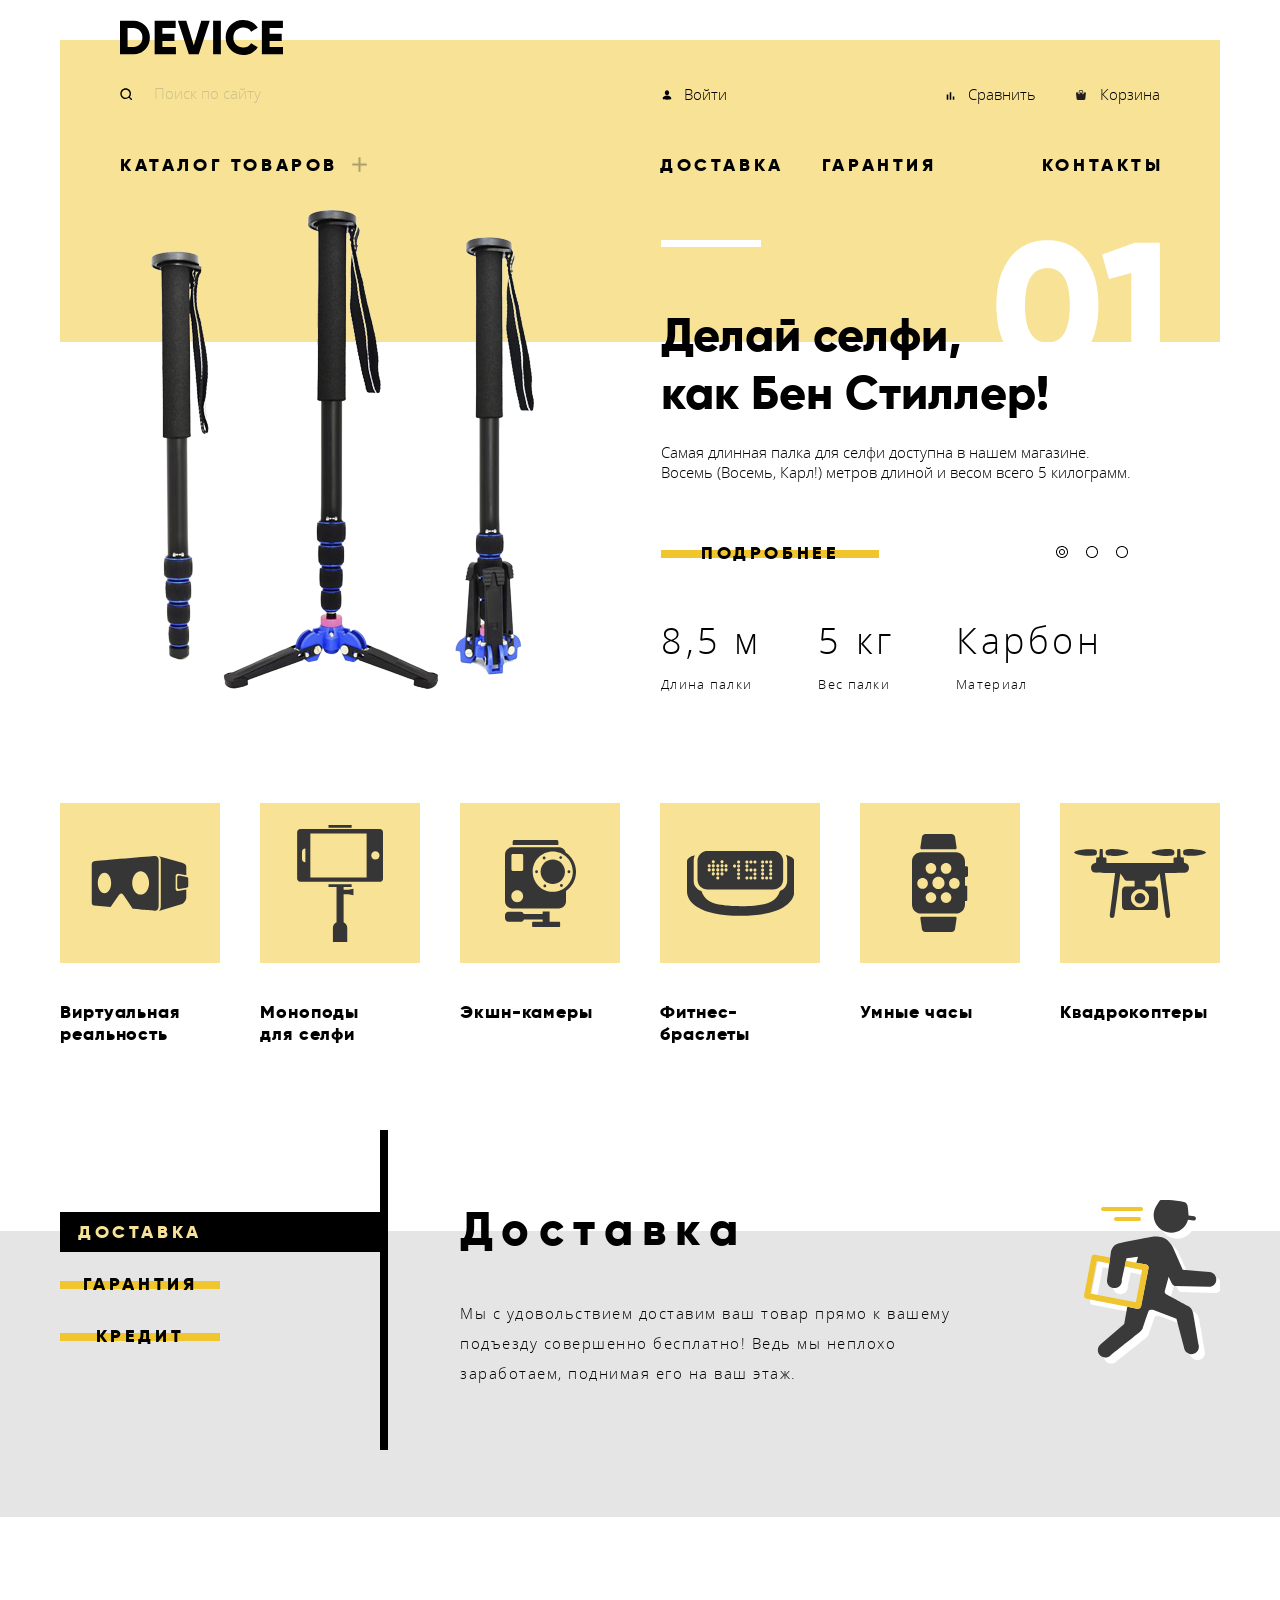
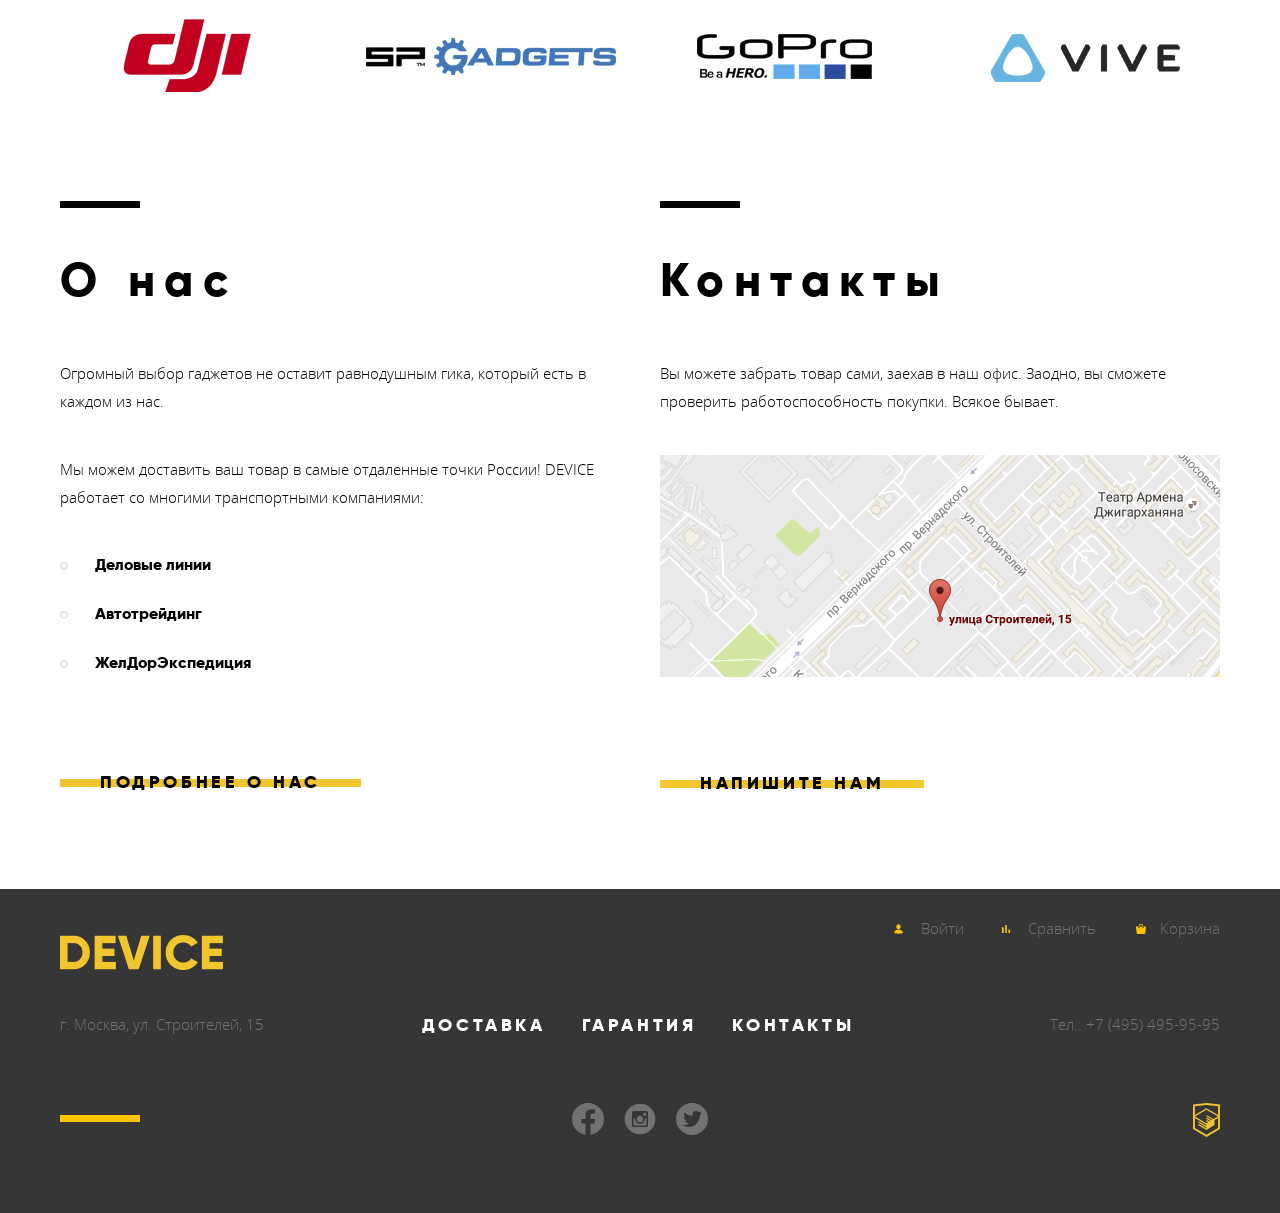
<file: index.html>
<!DOCTYPE html>
<html class="page" lang="ru">
<head>
  <meta charset="utf-8">
  <title>HTML Academy: Девайс</title>
  <link rel="icon" href="favicon.ico?v=4">
  <link rel="preconnect" href="https://fonts.gstatic.com">
  <link href="https://fonts.googleapis.com/css2?family=Roboto&display=swap" rel="stylesheet">
  <link href="css/normalize.css" rel="stylesheet">
  <link href="css/style.min.css" rel="stylesheet">
</head>
<body id="body" class="page-body">
	<header class="main-header">
		<div class="main-logo">
			<a href=""><img alt="Логотип" src="img/logo.svg" width="163" height="35"></a>
		</div>
    <div class="active-block">
      <div class="seach-form-container">
        <form class="seach-form" action="https://echo.htmlacademy.ru/" method="post">
      		<input type="text" id="seach-form" class="seach-form-input" name="seach-form-input" autocomplete="off" placeholder="Поиск по сайту">
          <label for="seach-form"></label>
      		<button class="seach-form-button">Найти</button>
      		<div class="seach-form-line"></div>
      	</form>
      </div>
      <div class="active-block-container">
      	<div class="active-block-elements element-user"><a href=""><img alt="логин" src="img/icon_user_header.svg" width="14" height="14">Войти</a></div>
				<div class="active-block-elements element-compare"><a href=""><img alt="сравнение" src="img/icon_chart_header.svg" width="13" height="14">Сравнить</a></div>
				<div class="active-block-elements element-cart"><a href=""><img alt="корзина" src="img/icon_cart_header.svg" width="10" height="10">Корзина</a></div>
      </div>
    </div>
    <nav class="main-menu">
      <div class="menu-catalog">
      	<a class="main-menu-link" href="catalog.html">каталог товаров</a>
      	<img alt="крест-раскрытие-меню" src="img/cross.png" width="15" height="15">
        <div class="submenu">
          <ul class="submenu-main-list">
            <li><a href="catalog.html">Виртуальная реальность</a></li>
            <li><a href="catalog.html">Моноподы для селфи</a></li>
            <li><a href="catalog.html">Экшн-камеры</a></li>
          </ul>
          <ul class="submenu-main-list">
            <li><a href="catalog.html">Фитнес-браслеты</a></li>
            <li><a href="catalog.html">Умные часы</a></li>
          </ul>
          <ul class="submenu-main-list">
            <li><a href="catalog.html">Квадрокоптер</a></li>
          </ul>
        </div>
      </div>
	    <ul class="main-menu-list">
	      <li class="main-menu-elements"><a class="main-menu-link" href="blank.html">доставка</a></li>
	      <li class="main-menu-elements"><a class="main-menu-link" href="blank.html">гарантия</a></li>    
	      <li class="main-menu-elements"><a class="main-menu-link" href="blank.html">контакты</a></li>   			
	    </ul>
    </nav>
  </header>
  <main class="main">
    <div class="slider-container">
      <div class="slider slide-1" id="slide-1">
        <div class="slider-img">
          <img class="slider-img1" alt="слайд 1" src="img/slide-1.png" width="490" height="486">
        </div>
        <div class="slider-main">
          <div class="slider-main-line"></div>
          <div class="slider-main-number">
            <img alt="цифра 1" src="img/01.png" width="164" height="131">
          </div>
          <h2 class="slider-main-title">Делай селфи,<br>  как Бен Стиллер! </h2>
          <p class="slider-main-text">Самая длинная палка для селфи доступна в нашем магазине.<br>
          Восемь (Восемь, Карл!) метров длиной и весом всего 5 килограмм.
          </p>
          <div class="slider-main-button-container">
            <button class="button-main">Подробнее</button>
          </div>
          <div class="slider-main-atributes">
            <div>
              <h2>8,5 м</h2>
              <p>Длина палки</p>
            </div>
            <div>
              <h2>5 кг</h2>
              <p>Вес палки</p>
            </div>
            <div>
              <h2>Карбон</h2>
              <p>Материал</p>
            </div>
          </div>
        </div>
      </div>
      <div class="slider slide-2" id="slide-2">
     		<div class="slider-img">
          <img class="slider-img2" alt="слайд 2" src="img/slide-2.png" width="490" height="485">
     		</div>
     		<div class="slider-main">
     			<div class="slider-main-line"></div>
     			<div class="slider-main-number">
            <img alt="цифра 2" src="img/02.png" width="194" height="131">
          </div>
     			<h2 class="slider-main-title">Худеем<br> правильно! </h2>
     			<p class="slider-main-text">Мотивирующие фитнес-браслеты помогут найти в себе силы  <br>
     			не пропускать занятия и соблюдать диету.
          </p>
     			<div class="slider-main-button-container">
					 <button class="button-main">Подробнее</button>
				  </div>
				  <div class="slider-main-atributes">
				    <div>
						  <h2>48 часов</h2>
						  <p>Без подзарядки</p>
				    </div>
				  </div>
     	  </div>
     	</div>
     	<div class="slider slide-3" id="slide-3">
     		<div class="slider-img">
          <img class="slider-img3" alt="слайд 3" src="img/slide-3.png" width="526" height="547">
     		</div>
     		<div class="slider-main">
     			<div class="slider-main-line"></div>
     			<div class="slider-main-number">
            <img alt="цифра 3" src="img/03.png" width="196" height="131">
          </div>
     			<h2 class="slider-main-title">Порхает как бабочка,<br>жалит как пчела!</h2>
     			<p class="slider-main-text">Этот обычный, на первый взгляд, квадрокоптер оснащен <br>
     			мощным лазером, замаскированным под стандартную камеру.
     			</p>
     			<div class="slider-main-button-container">
				    <button class="button-main">Подробнее</button>
				  </div>
				  <div class="slider-main-atributes">
				    <div>
						  <h2>800 м</h2>
						  <p>Дальность полета</p>
				    </div>
				    <div>
						  <h2>50 м</h2>
						  <p>Радиус поражения</p>
				    </div>
				  </div>
     		</div>
     	</div>
     	<div class="slider-main-radio">
		    <input  onclick="slideActive1()" class="slider-main-input" type="radio" name="slider-main-input" id="slider-main-radio1" checked>
			  <label class="slider-main-label" for="slider-main-radio1"></label>
    		<input  onclick="slideActive2()" class="slider-main-input" type="radio" name="slider-main-input" id="slider-main-radio2">
    		<label class="slider-main-label" for="slider-main-radio2"></label>
    		<input  onclick="slideActive3()" class="slider-main-input" type="radio" name="slider-main-input" id="slider-main-radio3">
    		<label class="slider-main-label" for="slider-main-radio3"></label>
		  </div>
    </div>
    <div class="main-catalog">
     	<div class="main-catalog-elements">
     		<a href="catalog.html" class="main-catalog-img">
     			<img alt="Виртуальная реальность" src="img/popular-1.svg" width="98" height="55">
     		</a>
     		<a class="main-catalog-elements-text" href="catalog.html">Виртуальная<br> реальность</a>
     	</div>
     	<div class="main-catalog-elements">
     		<a href="catalog.html" class="main-catalog-img">
     			<img alt="Моноподы" src="img/popular-2.svg" width="86" height="117">
     		</a>
			  <a class="main-catalog-elements-text" href="catalog.html">Моноподы<br> для селфи</a>
     	</div>
     	<div class="main-catalog-elements">
     		<a href="catalog.html" class="main-catalog-img">
     			<img alt="Экшн-камеры" src="img/popular-3.svg" width="71" height="87">
     		</a>
     		<a class="main-catalog-elements-text" href="catalog.html">Экшн-камеры</a>
     	</div>
     	<div class="main-catalog-elements">
     		<a href="catalog.html" class="main-catalog-img">
     			<img alt="Фитнес-браслеты" src="img/popular-4.svg" width="107" height="65">
     		</a>
     		<a class="main-catalog-elements-text" href="catalog.html">Фитнес-<br>браслеты</a>
     	</div>
     	<div class="main-catalog-elements">
     		<a href="catalog.html" class="main-catalog-img">
     			<img  alt="Умные часы" src="img/popular-5.svg" width="56" height="98">
     		</a>
     		<a class="main-catalog-elements-text" href="catalog.html">Умные часы</a>	
     	</div>
     	<div class="main-catalog-elements">
     		<a href="catalog.html" class="main-catalog-img">
     			<img alt="Квадрокоптеры" src="img/popular-6.svg" width="132" height="69">
     		</a>
     		<a class="main-catalog-elements-text" href="catalog.html">Квадрокоптеры</a>
     	</div>
    </div>
    <div class="info-container">
     	<div class="info">
     		<div class="info-slider">
     			<input onclick="infoSlideActive1()" class="info-slider-input" type="radio" name="button" checked id="info-slider-delivery">
     			<label class="info-slider-label" for="info-slider-delivery">Доставка</label>
     			<input  onclick="infoSlideActive2()"  class="info-slider-input" type="radio" name="button" id="info-slider-garanty">
     			<label class="info-slider-label" for="info-slider-garanty">Гарантия</label>
     			<input onclick="infoSlideActive3()" class="info-slider-input" type="radio" name="button" id="info-slider-credit">
     			<label class="info-slider-label" for="info-slider-credit">Кредит</label>
     		</div>
     		<div class="right-side right-side1" id="right-side1">
     			<h2 class="right-side-title">Доставка</h2>
     			<p class="right-side-text">
     				Мы с удовольствием доставим ваш товар прямо к 
     				вашему подъезду совершенно бесплатно!  
     				Ведь мы неплохо <br>заработаем, поднимая его на ваш этаж.
     			</p>
     			<img alt="курьер" class="right-side-img" src="img/delivery.svg" width="136" height="164">
     		</div>
     		<div class="right-side right-side2" id="right-side2">
     			<h2 class="right-side-title">Гарантия</h2>
     			<p class="right-side-text">
     				Если из-за возгорания купленного у нас товара у вас сгорит дом — 
     				не переживайте, мы выдадим вам новый.<br>
     				Товар, не дом, конечно же.
     			</p>
     			<img alt="гарантия" class="right-side-img" src="img/warranty.svg" width="171" height="195">
     		</div>
     		<div class="right-side right-side3" id="right-side3">
     			<h2 class="right-side-title">Кредит</h2>
     			<p class="right-side-text">
     				Залезть в долговую яму стало проще! Кредитные консультанты 
     				подберут для вас наиболее выгодные <br>
     				условия кредита. Выгодные для нашего банка, разумеется.
     			</p>
     			<img alt="кредит" class="right-side-img" src="img/credit.svg" width="156" height="188">
     		</div>
     	</div>
    </div>	
    <div class="partners">
     	<a href="#"><img alt="партнер1" src="img/logo-1.png" width="260" height="100"> </a>
     	<a href="#"><img alt="партнер2" src="img/logo-2.png" width="260" height="100"> </a>
     	<a href="#"><img alt="партнер3" src="img/logo-3.png" width="260" height="100"> </a>
     	<a href="#"><img alt="партнер4" src="img/logo-4.png" width="260" height="100"> </a>
    </div>
    <div class="contact-info">
     	<div class="about-us">
     		<div class="top-line"></div>
     		<h2 class="about-us-title">О нас</h2>
     		<p class="about-us-text">Огромный выбор гаджетов не оставит равнодушным гика, который есть в каждом из нас.</p>
     		<p class="about-us-text">Мы можем доставить ваш товар в самые отдаленные точки России! DEVICE<br> работает со многими транспортными компаниями:</p>
     		<ul class="about-us-delivery">
     			<li>Деловые линии</li>
     			<li>Автотрейдинг</li>
     			<li>ЖелДорЭкспедиция</li>
     		</ul>
     		<button class="button-main testt">подробнее о нас</button>
     	</div>
     	<div class="contacts">
     		<div class="top-line"></div>
     		<h2 class="contacts-title">Контакты</h2>
     		<p class="contacts-text">
     		Вы можете забрать товар сами, заехав в наш офис. Заодно, вы сможете проверить работоспособность покупки. Всякое бывает.
     		</p>
     		<div class="map" onclick="showMap()">
     			<img alt="Карта" src="img/map.png" width="560" height="222">    			
     		</div>
     		<button onclick="openFeedbackForm()" class="button-main">напишите нам</button>
     	</div>
    </div> 
  </main>
  <footer class="footer-container">
   	<div class="main-footer">
   		<div class="footer-column-1">
   			<div class="footer-img">
   				<a href=""> <img alt="Логотип" src="img/-e-logo.png" width="163" height="35"></a>
   			</div>
   			<div class="footer-active-block-container">
      		<div class="footer-active-block-elements footer-active-1"><a class="footer-active-block-elements-link" href=""><img alt="логин" src="img/icon_user.svg" width="13" height="14">Войти</a></div>
					<div class="footer-active-block-elements footer-active-2"><a class="footer-active-block-elements-link" href=""><img alt="сравнить" src="img/icon_chart.svg" width="14" height="14">Сравнить</a></div>
					<div class="footer-active-block-elements footer-active-3"><a class="footer-active-block-elements-link" href=""><img alt="корзина" src="img/icon_cart.svg" width="10" height="10">Корзина</a></div>
				</div>
      </div>
      <div class="footer-column-2">
      	<div class="adress"><p>г. Москва, ул. Строителей, 15</p></div>
      	<ul class="footer-menu">
      		<li class="footer-menu-elements"><a href="blank.html">доставка</a></li>
      		<li class="footer-menu-elements"><a href="blank.html">гарантия</a></li>
      		<li class="footer-menu-elements"><a href="blank.html">контакты</a></li>
      	</ul>
      	<div class="tel">
      		<p>Тел.:<a href="tel:+74954959595"> +7 (495) 495-95-95</a></p>
      	</div>
      </div>
      <div class="footer-column-3">
      	<div class="footer-line"></div>
      	<ul class="social">
      		<li><a href=""><img alt="facebook" src="img/icon_facebook.svg" width="32" height="32"></a></li>
      		<li><a href=""><img alt="instagram" src="img/icon_instagram.svg" width="32" height="32"></a></li>
      		<li><a href=""><img alt="twitter" src="img/icon_twitter.svg" width="32" height="32"></a></li>
      	</ul>
      	<div class="creator"><a href="https://htmlacademy.ru/intensive/htmlcss"><img alt="создатель сайта" src="img/logo-html.svg" width="27" height="34"></a></div>
      </div>
   	</div>
  </footer>  
  <div class="full-map" id="full-map">
    <a href="https://www.google.ng/maps/place/School+number+118/@55.6866384,37.5275834,16.79z/data=!4m5!3m4!1s0x46b54cf6f5f5c4ad:0xbce6da52bb328417!8m2!3d55.687031!4d37.529618?hl=nl">
      <img alt="большая карта" src="img/map-big.png" width="994" height="539">
    </a>
    <button onclick="closeMap()" class="button-close"></button>
  </div>
  <div class="feedback-form-container" id="feedback-form-container">
   	<form class="feedback-form" action="https://echo.htmlacademy.ru/" method="post">
   		<div class="feedback-form-name">
   		<p>Ваше имя:</p>
   		<input id="feedback-form-name-input" class="feedback-form-name-input" type="text" name="name" placeholder="Имя Фамилия">
      <label for="feedback-form-name-input"></label>
   		</div>
   		<div class="feedback-form-email">
   		<p>Ваш e-mail:</p>	
   		<input id="feedback-form-name-email" class="feedback-form-name-input" type="email" name="email" placeholder="email@example.com">
      <label for="feedback-form-name-email"></label>
   		</div>
   		<div class="feedback-form-textarea"> 
   		<p>Текст письма:</p>	
   		<textarea id="feedback-form-name-textarea" class="feedback-form-name-textarea" name="message" placeholder="В свободной форме"></textarea>
      <label for="feedback-form-name-textarea"></label>
   		</div>
   		<button class="button-feedback">отправить</button>
   	</form>
   	<button onclick="closeFeedbackForm()" class="button-close"></button>
  </div>
  <script src="js/script.min.js"></script>
</body>
</file>
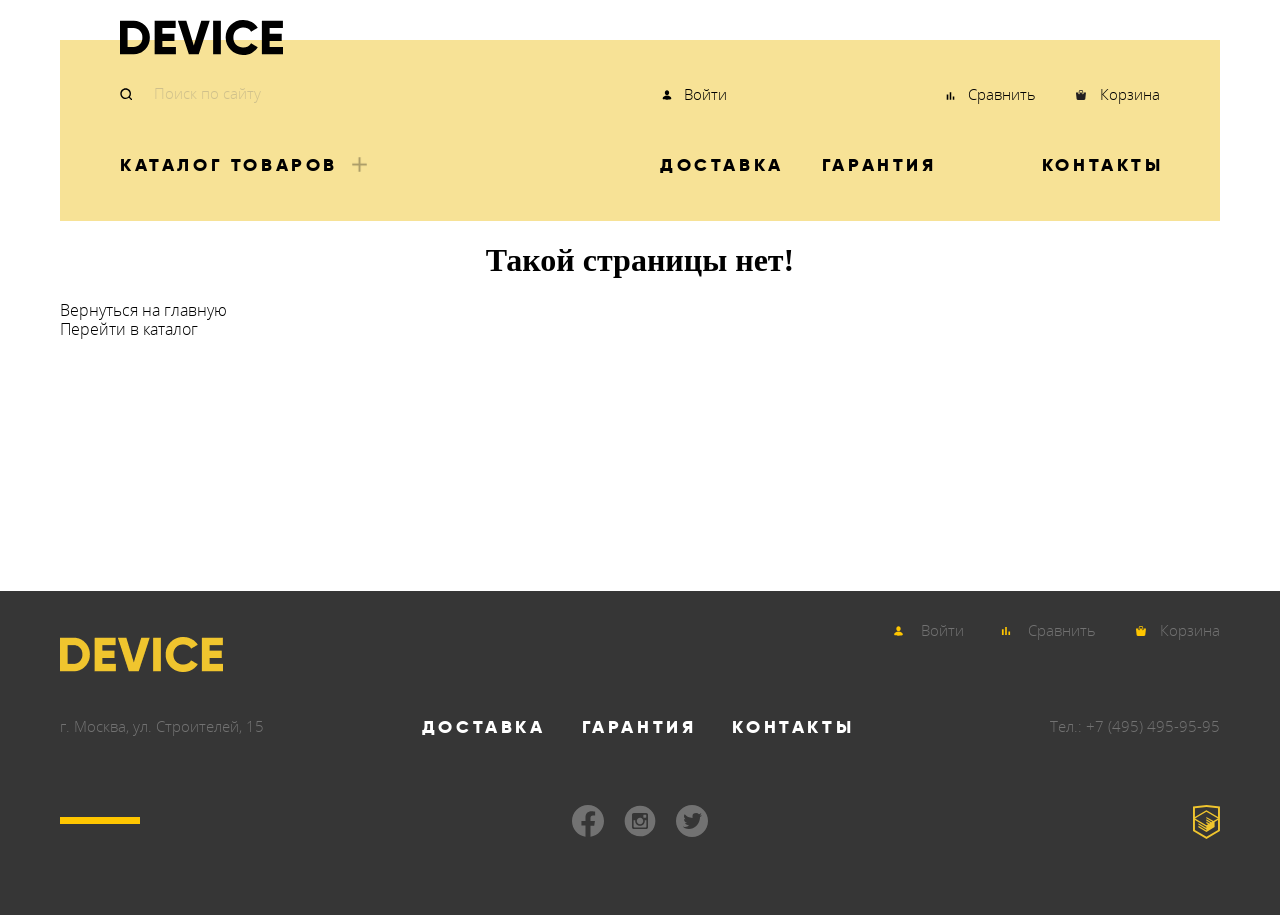
<file: blank.html>
<!DOCTYPE html>
<html class="page" lang="ru">
<head>
  <meta charset="utf-8">
  <title>HTML Academy: Девайс</title>
  <link rel="icon" href="favicon.ico?v=4">
  <link rel="preconnect" href="https://fonts.gstatic.com">
  <link href="https://fonts.googleapis.com/css2?family=Roboto&display=swap" rel="stylesheet">
  <link href="css/normalize.css" rel="stylesheet">
  <link href="css/style.min.css" rel="stylesheet">
</head>
<body id="body" class="page-body">
  <header class="main-header">
    <div class="main-logo">
      <a href=""><img alt="Логотип" src="img/logo.svg" width="163" height="35"></a>
    </div>
    <div class="active-block">
      <div class="seach-form-container">
        <form class="seach-form" action="https://echo.htmlacademy.ru/" method="post">
          <input type="text" id="seach-form" class="seach-form-input" name="seach-form-input" autocomplete="off" placeholder="Поиск по сайту">
          <label for="seach-form"></label>
          <button class="seach-form-button">Найти</button>
          <div class="seach-form-line"></div>
        </form>
      </div>
      <div class="active-block-container">
        <div class="active-block-elements element-user"><a href=""><img alt="логин" src="img/icon_user_header.svg" width="14" height="14">Войти</a></div>
        <div class="active-block-elements element-compare"><a href=""><img alt="сравнение" src="img/icon_chart_header.svg" width="13" height="14">Сравнить</a></div>
        <div class="active-block-elements element-cart"><a href=""><img alt="корзина" src="img/icon_cart_header.svg" width="10" height="10">Корзина</a></div>
      </div>
    </div>
    <nav class="main-menu">
      <div class="menu-catalog">
        <a class="main-menu-link" href="catalog.html">каталог товаров</a>
        <img alt="крест-раскрытие-меню" src="img/cross.png" width="15" height="15">
        <div class="submenu">
          <ul class="submenu-main-list">
            <li><a href="catalog.html">Виртуальная реальность</a></li>
            <li><a href="catalog.html">Моноподы для селфи</a></li>
            <li><a href="catalog.html">Экшн-камеры</a></li>
          </ul>
          <ul class="submenu-main-list">
            <li><a href="catalog.html">Фитнес-браслеты</a></li>
            <li><a href="catalog.html">Умные часы</a></li>
          </ul>
          <ul class="submenu-main-list">
            <li><a href="catalog.html">Квадрокоптер</a></li>
          </ul>
        </div>
      </div>
      <ul class="main-menu-list">
        <li class="main-menu-elements"><a class="main-menu-link" href="blank.html">доставка</a></li>
        <li class="main-menu-elements"><a class="main-menu-link" href="blank.html">гарантия</a></li>    
        <li class="main-menu-elements"><a class="main-menu-link" href="blank.html">контакты</a></li>        
      </ul>
    </nav>
  </header>
  <main class="main-blank">
    <h1>Такой страницы нет!</h1>
    <a href="index.html">Вернуться на главную</a><br>
    <a href="catalog.html">Перейти в каталог</a>
  </main>
  <footer class="footer-container">
    <div class="main-footer">
      <div class="footer-column-1">
        <div class="footer-img">
          <a href=""> <img alt="Логотип" src="img/-e-logo.png" width="163" height="35"></a>
        </div>
        <div class="footer-active-block-container">
          <div class="footer-active-block-elements footer-active-1"><a class="footer-active-block-elements-link" href=""><img alt="логин" src="img/icon_user.svg" width="13" height="14">Войти</a></div>
          <div class="footer-active-block-elements footer-active-2"><a class="footer-active-block-elements-link" href=""><img alt="сравнить" src="img/icon_chart.svg" width="14" height="14">Сравнить</a></div>
          <div class="footer-active-block-elements footer-active-3"><a class="footer-active-block-elements-link" href=""><img alt="корзина" src="img/icon_cart.svg" width="10" height="10">Корзина</a></div>
        </div>
      </div>
      <div class="footer-column-2">
        <div class="adress"><p>г. Москва, ул. Строителей, 15</p></div>
        <ul class="footer-menu">
          <li class="footer-menu-elements"><a href="blank.html">доставка</a></li>
          <li class="footer-menu-elements"><a href="blank.html">гарантия</a></li>
          <li class="footer-menu-elements"><a href="blank.html">контакты</a></li>
        </ul>
        <div class="tel">
          <p>Тел.:<a href="tel:+74954959595"> +7 (495) 495-95-95</a></p>
        </div>
      </div>
      <div class="footer-column-3">
        <div class="footer-line"></div>
        <ul class="social">
          <li><a href=""><img alt="facebook" src="img/icon_facebook.svg" width="32" height="32"></a></li>
          <li><a href=""><img alt="instagram" src="img/icon_instagram.svg" width="32" height="32"></a></li>
          <li><a href=""><img alt="twitter" src="img/icon_twitter.svg" width="32" height="32"></a></li>
        </ul>
        <div class="creator"><a href="https://htmlacademy.ru/intensive/htmlcss"><img alt="создатель сайта" src="img/logo-html.svg" width="27" height="34"></a></div>
      </div>
    </div>
  </footer>  
</body>
</file>
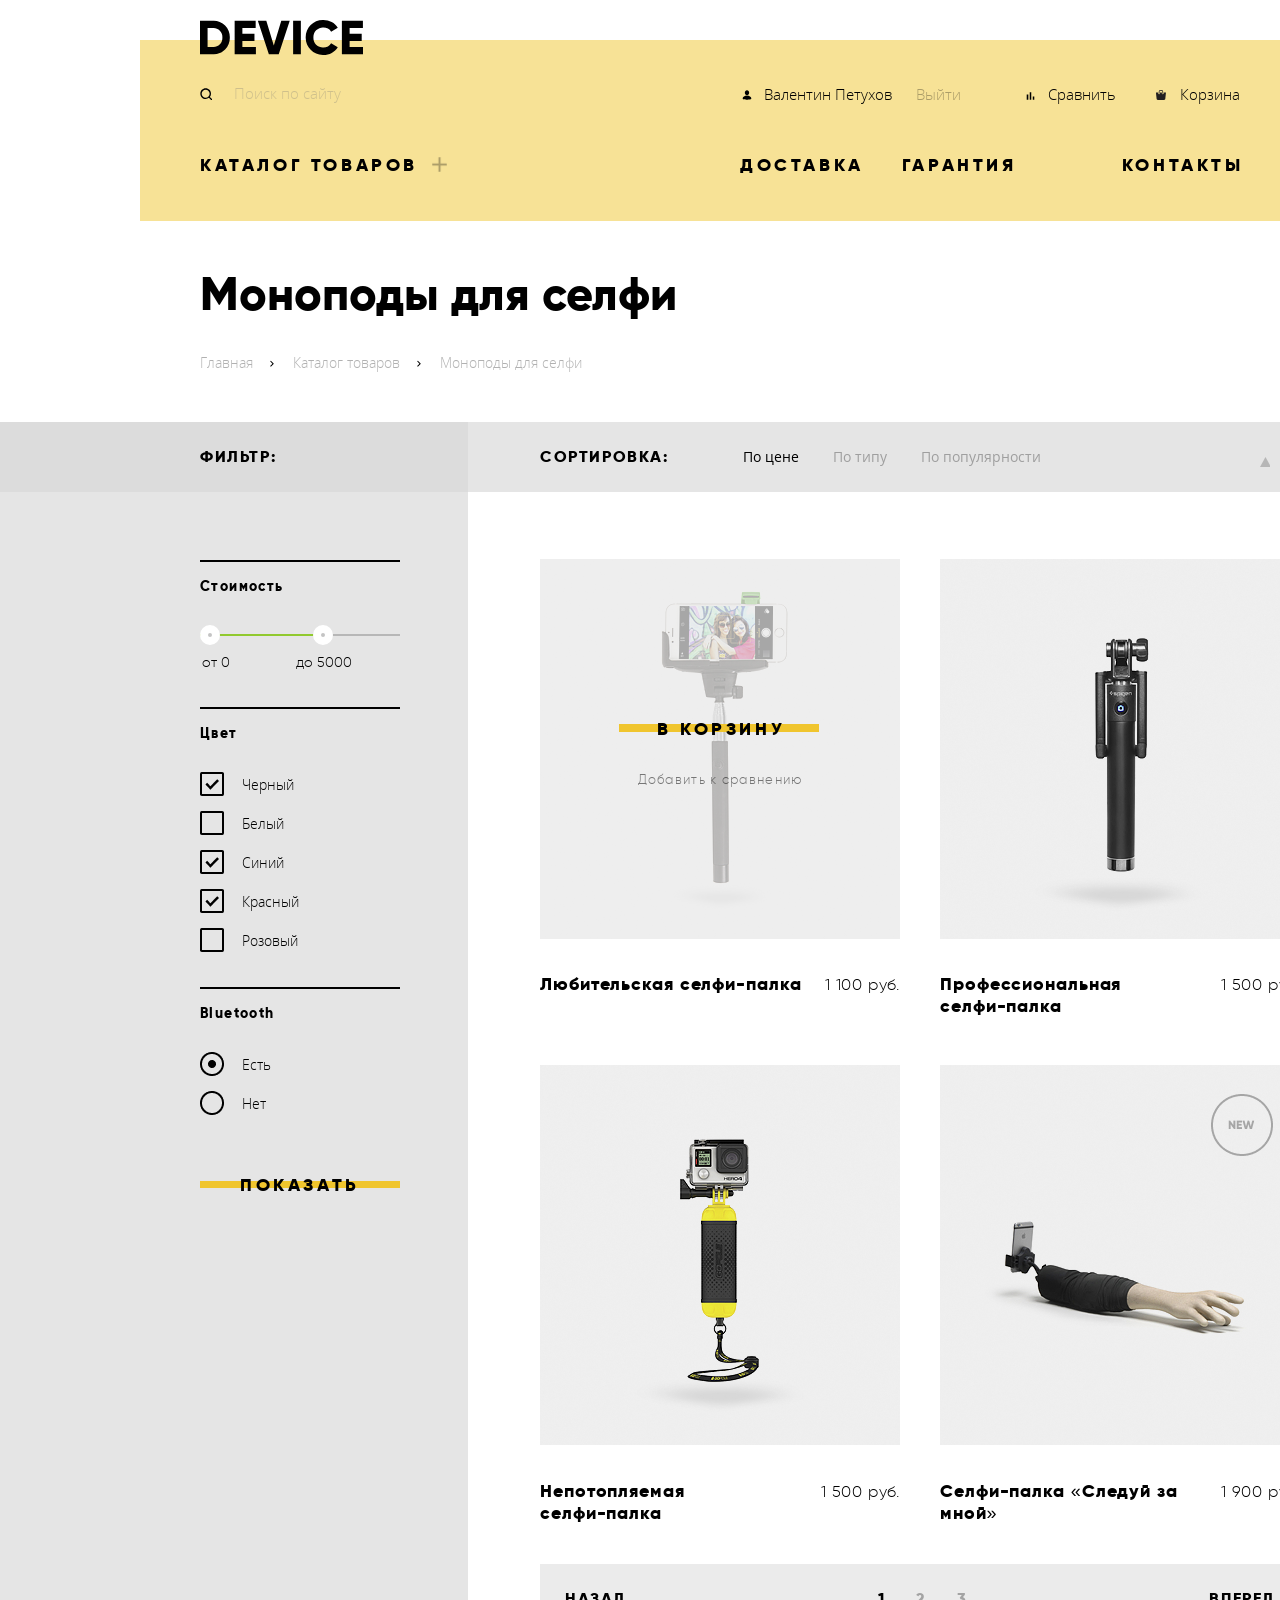
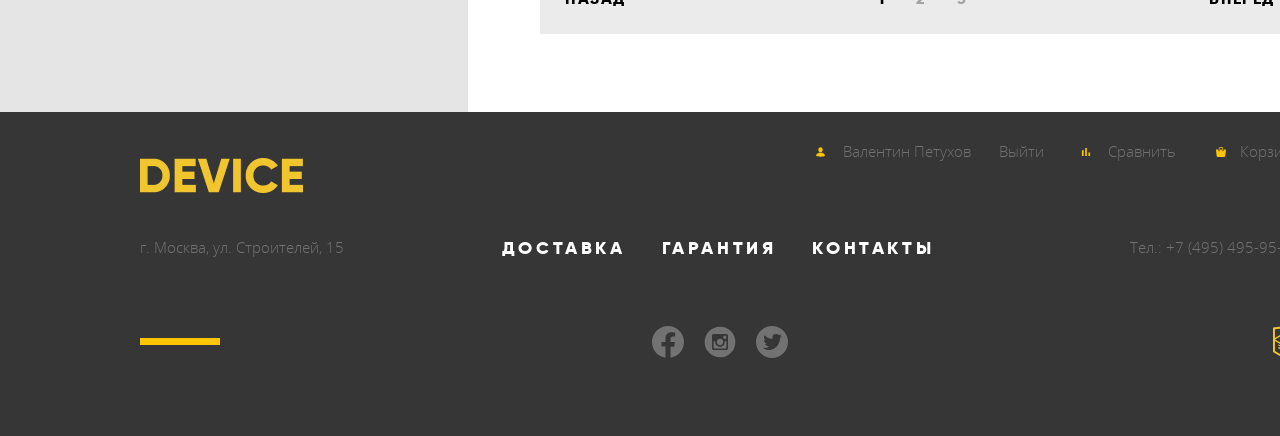
<file: catalog.html>
<!DOCTYPE html>
<html class="page" lang="ru">
<head>
  <meta charset="utf-8">
  <title>HTML Academy: Девайс</title>
  <link rel="icon" href="favicon.ico?v=4">
  <link rel="preconnect" href="https://fonts.gstatic.com">
  <link href="https://fonts.googleapis.com/css2?family=Roboto&display=swap" rel="stylesheet">
  <link href="css/normalize.css" rel="stylesheet">
  <link href="css/style.min.css" rel="stylesheet">
</head>
<body id="body" class="page-body">
	<header class="main-header">
		<div class="main-logo">
			<a href="index.html"><img alt="Логотип" src="img/logo.svg" width="163" height="35"></a>
		</div>
    <div class="active-block">
      <div class="seach-form-container">
        <form class="seach-form" action="https://echo.htmlacademy.ru/" method="post">
      		<input type="text" id="seach-form" class="seach-form-input" name="seach-form-input" autocomplete="off" placeholder="Поиск по сайту">
          <label for="seach-form"></label>
      		<button class="seach-form-button">Найти</button>
      		<div class="seach-form-line"></div>
      	</form>
      </div>
      <div class="active-block-container">
      	<div class="active-block-elements element-user">
          <a href=""><img alt="логин" src="img/icon_user_header.svg" width="14" height="14">Валентин Петухов</a>
          <a href="" class="element-user-inlogin">Выйти</a>
        </div>
				<div class="active-block-elements element-compare"><a href=""><img alt="сравнение" src="img/icon_chart_header.svg" width="13" height="14">Сравнить</a></div>
				<div class="active-block-elements element-cart"><a href=""><img alt="корзина" src="img/icon_cart_header.svg" width="10" height="10">Корзина</a></div>
      </div>
    </div>
    <nav class="main-menu">
      <div class="menu-catalog">
      	<a class="main-menu-link" href="catalog.html">каталог товаров</a>
      	<img alt="крест-раскрытие-меню" src="img/cross.png" width="15" height="15">
        <div class="submenu">
          <ul class="submenu-main-list">
            <li><a href="catalog.html">Виртуальная реальность</a></li>
            <li><a href="catalog.html">Моноподы для селфи</a></li>
            <li><a href="catalog.html">Экшн-камеры</a></li>
          </ul>
          <ul class="submenu-main-list">
            <li><a href="catalog.html">Фитнес-браслеты</a></li>
            <li><a href="catalog.html">Умные часы</a></li>
          </ul>
          <ul class="submenu-main-list">
            <li><a href="catalog.html">Квадрокоптер</a></li>
          </ul>
        </div>
      </div>
	    <ul class="main-menu-list">
	      <li class="main-menu-elements"><a class="main-menu-link" href="blank.html">доставка</a></li>
	      <li class="main-menu-elements"><a class="main-menu-link" href="blank.html">гарантия</a></li>    
	      <li class="main-menu-elements"><a class="main-menu-link" href="blank.html">контакты</a></li>   			
	    </ul>
    </nav>
  </header>
  <main class="main">
    <div class="main-catalog-container">
      <h2 class="catalog-title">Моноподы для селфи</h2>
      <div class="breadcrumbs">
        <ul class="breadcrumbs-list">
          <li class="breadcrumbs-list-elements"><a href=""> Главная</a></li>
          <li class="breadcrumbs-list-elements"><a href=""> Каталог товаров</a></li>
          <li class="breadcrumbs-list-elements"><a> Моноподы для селфи</a></li>
        </ul>
      </div>
    </div>
    <div class="filter-max-container">
      <div class="filter-inner-container">
        <div class="filter-title">
          <h2>Фильтр:</h2>
        </div>
        <div class="sorting-container">
          <h2>сортировка:</h2>
          <form class="sorting-container-form" action="https://echo.htmlacademy.ru/" method="post">
            <div class="container-form-option">
              <input id="sorting-radio-button1" class="sorting-radio-button" type="radio" name="sorting-radio" checked>
              <label class="sorting-radio-label" for="sorting-radio-button1">По цене</label>
              <input id="sorting-radio-button2" class="sorting-radio-button" type="radio" name="sorting-radio">
              <label class="sorting-radio-label" for="sorting-radio-button2">По типу</label>
              <input id="sorting-radio-button3" class="sorting-radio-button" type="radio" name="sorting-radio">
              <label class="sorting-radio-label" for="sorting-radio-button3">По популярности</label>
            </div>
            <div class="container-form-minmax">
              <input id="sorting-minmax-button1" class="sorting-radio-button" type="radio" name="sorting-radio-minmax">
              <label class="sorting-minmax sorting-max-label" for="sorting-minmax-button1"></label>
              <input id="sorting-minmax-button2" class="sorting-radio-button" type="radio" name="sorting-radio-minmax" checked>
              <label class="sorting-minmax sorting-min-label" for="sorting-minmax-button2"></label>
            </div>
          </form>
        </div>
      </div>
    </div>   
    <div class="catalog-max-container">
      <div class="catalog-inner-container">
        <div class="filter">
          <form action="https://echo.htmlacademy.ru/" method="post">
            <div class="filter-top-line">
              <fieldset class="filter-price">
                <legend class="filter-legend">Стоимость</legend>
                <div class="range">
                  <div class="range-scale">
                    <div class="range-line1"></div>
                    <div class="range-line2"></div>
                    <div class="toggle toggle1"></div>
                    <div class="toggle toggle2"></div>
                  </div>
                  <div class="range-input">
                    <input id="min-range" type="text" class="range-text min-range" placeholder="от 0">
                    <label for="min-range"></label>
                    <input id="max-range" type="text" class="range-text max-range" placeholder="до 5000">
                    <label for="max-range"></label>
                  </div>
                </div>
              </fieldset>
            </div>
            <div class="filter-top-line">
              <fieldset class="filter-color"> 
                <legend class="filter-legend">Цвет</legend>
                <ul class="filter-checkbox-list">
                  <li class="filter-checkbox-elements">
                    <input type="checkbox" name="filter-checkbox-black" class="filter-checkbox-button" id="filter-checkbox-button1" checked>
                    <label class="filter-checkbox-label" for="filter-checkbox-button1"></label>
                    <p>Черный</p>
                  </li>
                  <li class="filter-checkbox-elements">
                    <input type="checkbox" name="filter-checkbox-white" class="filter-checkbox-button" id="filter-checkbox-button2">
                    <label class="filter-checkbox-label" for="filter-checkbox-button2"></label>
                    <p>Белый</p>
                  </li>
                  <li class="filter-checkbox-elements">
                    <input type="checkbox" name="filter-checkbox-blue" class="filter-checkbox-button" id="filter-checkbox-button3" checked>
                    <label class="filter-checkbox-label" for="filter-checkbox-button3"></label>
                    <p>Синий</p>
                  </li>
                  <li class="filter-checkbox-elements">
                    <input type="checkbox" name="filter-checkbox-red" class="filter-checkbox-button" id="filter-checkbox-button4" checked>
                    <label class="filter-checkbox-label" for="filter-checkbox-button4"></label>
                    <p>Красный</p>
                  </li>
                  <li class="filter-checkbox-elements">
                    <input type="checkbox" name="filter-checkbox-pink" class="filter-checkbox-button" id="filter-checkbox-button5">
                    <label class="filter-checkbox-label" for="filter-checkbox-button5"></label>
                    <p>Розовый</p>
                  </li>
                </ul>
              </fieldset>
            </div>  
            <div class="filter-top-line">
              <fieldset class="filter-bluetooth">
                <legend class="filter-legend">Bluetooth</legend>
                <ul class="filter-radio-list">
                  <li class="filter-radio-elements">
                    <input type="radio" name="filter-radio-button" class="filter-radio-button" id="filter-radio-button1" checked>
                    <label class="filter-radio-label" for="filter-radio-button1"></label>
                    <p>Есть</p>
                  </li>
                  <li class="filter-radio-elements">
                    <input type="radio" name="filter-radio-button" class="filter-radio-button" id="filter-radio-button2">
                    <label class="filter-radio-label" for="filter-radio-button2"></label>
                    <p>Нет</p>
                  </li>
                </ul>   
              </fieldset>
            </div>  
            <button class="button-filter">показать</button>
          </form>
        </div>
        <div class="catalog">
          <div class="catalog-elements">
            <div class="catalog-elements-hover-active">
              <div class="button-main-container">
                <button class="button-main-catalog">в корзину</button>
                <div class="button-main-catalog-background"></div>
                </div>
                <a class="catalog-elements-link" href="">Добавить к сравнению</a>
              </div>
              <img alt="товар1" src="img/item-1.jpg" width="360" height="380">
              <div class="catalog-elements-text">
                <a href="blank.html"><p class="catalog-elements-text-description">Любительская селфи-палка</p></a>
                <p class="catalog-elements-text-cell">1 100 руб.</p>
              </div>
            </div>
            <div class="catalog-elements">
              <div class="catalog-elements-hover">
                <div class="button-main-container">
                  <button class="button-main-catalog">в корзину</button>
                  <div class="button-main-catalog-background"></div>
                </div>
                <a class="catalog-elements-link" href="">Добавить к сравнению</a>
              </div>
              <img alt="товар2" src="img/item-2.jpg" width="360" height="380">
              <div class="catalog-elements-text">
                <a href="blank.html"><p class="catalog-elements-text-description">Профессиональная<br> селфи-палка </p></a>
                <p class="catalog-elements-text-cell">1 500 руб.</p>
              </div>
            </div>
            <div class="catalog-elements">
              <div class="catalog-elements-hover">
                <div class="button-main-container">
                  <button class="button-main-catalog">в корзину</button>
                  <div class="button-main-catalog-background"></div>
                </div>
                <a class="catalog-elements-link" href="">Добавить к сравнению</a>
              </div>
              <img alt="товар3" src="img/item-3.jpg" width="360" height="380">
              <div class="catalog-elements-text">
                <a href="blank.html"><p class="catalog-elements-text-description">Непотопляемая<br> селфи-палка</p></a>
                <p class="catalog-elements-text-cell">1 500 руб.</p>
              </div>
            </div>
            <div class="catalog-elements">
              <div class="new-catalog-element"></div>
              <div class="catalog-elements-hover">
                <div class="button-main-container">
                <button class="button-main-catalog">в корзину</button>
                <div class="button-main-catalog-background"></div>
              </div>
              <a class="catalog-elements-link" href="">Добавить к сравнению</a>
            </div>
            <img alt="товар4" src="img/item-4.jpg" width="360" height="380">
            <div class="catalog-elements-text">
              <a href="blank.html"><p class="catalog-elements-text-description">Селфи-палка «Следуй за <br>мной»</p></a>
              <p class="catalog-elements-text-cell">1 900 руб.</p>
            </div>
          </div>
          <div class="paginator-container">
            <div class="paginator">
              <a class="paginator-list-back" href="">назад</a>
              <ul class="paginator-list">
                <li class="paginator-list-elements"><a class="paginator-active-page" href="">1</a></li>
                <li class="paginator-list-elements"><a href="">2</a></li>
                <li class="paginator-list-elements"><a href="">3</a></li>
              </ul>
              <a class="paginator-list-forward" href="">вперед</a>
            </div>
          </div>
        </div>
      </div>  
    </div>
  </main>
  <footer class="footer-container">
   	<div class="main-footer">
   		<div class="footer-column-1">
   			<div class="footer-img">
   				<a href=""> <img alt="Логотип" src="img/-e-logo.png" width="163" height="35"></a>
   			</div>
   			<div class="footer-active-block-container">
      		<div class="footer-active-block-elements footer-active-1">
            <a href="">
              <img alt="логин" src="img/icon_user.svg" width="13" height="14">Валентин Петухов</a>
            <a href="" class="footer-element-user-inlogin">Выйти</a>
          </div>
					<div class="footer-active-block-elements footer-active-2"><a class="footer-active-block-elements-link" href=""><img alt="сравнить" src="img/icon_chart.svg" width="14" height="14">Сравнить</a></div>
					<div class="footer-active-block-elements footer-active-3"><a class="footer-active-block-elements-link" href=""><img alt="корзина" src="img/icon_cart.svg" width="10" height="10">Корзина</a></div>
				</div>
      </div>
      <div class="footer-column-2">
      	<div class="adress"><p>г. Москва, ул. Строителей, 15</p></div>
      	<ul class="footer-menu">
      		<li class="footer-menu-elements"><a href="blank.html">доставка</a></li>
      		<li class="footer-menu-elements"><a href="blank.html">гарантия</a></li>
      		<li class="footer-menu-elements"><a href="blank.html">контакты</a></li>
      	</ul>
      	<div class="tel">
      		<p>Тел.:<a href="tel:+74954959595"> +7 (495) 495-95-95</a></p>
      	</div>
      </div>
      <div class="footer-column-3">
      	<div class="footer-line"></div>
      	<ul class="social">
      		<li><a href=""><img alt="facebook" src="img/icon_facebook.svg" width="32" height="32"></a></li>
      		<li><a href=""><img alt="instagram" src="img/icon_instagram.svg" width="32" height="32"></a></li>
      		<li><a href=""><img alt="twitter" src="img/icon_twitter.svg" width="32" height="32"></a></li>
      	</ul>
      	<div class="creator"><a href="https://htmlacademy.ru/intensive/htmlcss"><img alt="создатель сайта" src="img/logo-html.svg" width="27" height="34"></a></div>
      </div>
   	</div>
  </footer>  
  <script src="js/script.min.js"></script>
</body>
</file>
<file: css/style.min.css>
:root{--basic-backgound-white:rgba(255,255,255,1);--basic-backgound-white-opacity03:rgba(255,255,255,0.3);--basic-backgound-black:rgba(0,0,0,1);--basic-backgound-dark:rgba(54,54,54,1);--basic-grey:rgba(70,70,70,1);--special-yellow-dark:rgba(240,197,46,1);--special-yellow-light:rgba(247,226,150,1);--basic-grey-light:rgba(229,229,229,1);--special-green:rgba(145,201,47,1);--toggle-color:rgba(196,196,196,1);--footer-line:rgba(255,198,0,1);--filter-grey:rgba(220,220,220,1);--catalog-elements-hover:rgba(238,238,238,0.7);--paginator-grey:rgba(235,235,235,1);--pagnator-button-color:rgba(217,217,217,1);--pagnator-button-focus-text:rgba(0,0,0,0.3);--feedback-box-shadow:rgba(0,0,0,0.15);--feedback-form:rgba(242,242,242,1);--feedback-form-hover:rgba(234,234,234,1);--invalid-input-color:rgba(246,218,218,1);--feedback-form-text:rgba(0,0,0,0.4)}@font-face{font-family:"opensans";font-style:normal;src:url("../fonts/opensans.woff2") format("woff2"),url("../fonts/opensans.woff") format("woff")}@font-face{font-family:"opensanslight";font-style:normal;src:url("../fonts/opensanslight.woff2") format("woff2"),url("../fonts/opensanslight.woff") format("woff")}@font-face{font-family:"gilroylight";font-style:normal;src:url("../fonts/gilroylight.woff2") format("woff2"),url("../fonts/gilroylight.woff") format("woff")}@font-face{font-family:"gilroyextrabold";font-style:normal;src:url("../fonts/gilroyextrabold.woff2") format("woff2"),url("../fonts/gilroyextrabold.woff") format("woff")}body{padding:0;margin:0;background:background:var(--basic-backgound-white)}a{text-decoration:none}img{max-width:100%}.page{height:100%}.page-body{width:100%;margin:0 auto;padding-top:15px;min-height:100%;display:grid;grid-template-rows:min-content 1fr min-content;align-content:start}.main-header{width:1160px;background:linear-gradient(to top,var(--special-yellow-light) 88%,var(--basic-backgound-white) 12%);height:206px;margin:0 auto;position:relative}.main-logo{height:35px;padding:0;margin:0;padding-top:5px;margin-left:60px;margin-bottom:29px}.main-logo a:hover{opacity:0.6}.main-logo a:focus{opacity:0.3}.active-block,.main-menu{display:grid;grid-template-columns:1fr 500px;padding:0;margin:0;margin-left:60px;margin-right:60px}.active-block-container{display:grid;grid-template-columns:1fr max-content max-content;align-items:center;grid-gap:0 40px}.main-menu{margin-top:50px;font-family:'gilroyextrabold','Franklin Gothic Medium',sans-serif;font-size:18px;line-height:22px;text-transform:uppercase}.main-menu-link{letter-spacing:0.2em}.menu-catalog img:hover{cursor:pointer}.menu-catalog:hover > .submenu{display:flex}.submenu:hover{display:flex}.submenu{position:absolute;left:-60px;top:55px;width:1100px;background:var(--special-yellow-light);padding-bottom:21px;padding-left:60px;margin:0 auto;display:none;flex-direction:row;z-index:9999}.submenu:before{content:"";position:absolute;width:100%;height:50px;top:-40px;z-index:9999}.submenu-main-list:first-child{margin-left:57px}.menu-catalog .submenu-main-list{list-style:none;font-family:'opensanslight','Candara',sans-serif;margin:0;padding:0;font-size:15px;line-height:20px;margin-top:12px;margin-right:55px;text-transform:none}.submenu-main-list li:not(:first-child){margin-top:20px}.submenu-main-list a{color:var(--basic-backgound-black)}.submenu-main-list a:hover{opacity:0.6}.submenu-main-list a:focus{opacity:0.3}.menu-catalog{position:relative}.menu-catalog img{position:absolute;left:232px;bottom:4px}.main-menu-list{list-style:none;padding:0;margin:0;display:grid;grid-template-columns:max-content max-content 1fr;grid-gap:0 38px}.main-menu-elements:last-child{justify-self:end}.main-menu-elements:last-child a{margin-right:-0.2em}.main-menu-elements a,.menu-catalog a{color:var(--basic-backgound-black)}.main-menu-elements a:hover,.menu-catalog a:hover{opacity:0.6}.main-menu-elements a:focus,.menu-catalog a:focus{opacity:0.3}.active-block-elements{font-family:'opensanslight','Candara',sans-serif;position:relative}.active-block-elements a{font-weight:300;font-size:15px;line-height:20px;padding-left:24px;color:var(--basic-backgound-black)}.active-block-elements a:hover{opacity:0.6}.active-block-elements a:focus{opacity:0.3}.element-compare img{position:absolute;left:0;top:5px}.element-cart img{position:absolute;left:0;top:6px}.element-user{position:relative}.element-user img{position:absolute;left:0;top:4px}.element-user-inlogin{position:absolute;font-weight:300;font-size:15px;line-height:20px}.element-user .element-user-inlogin{opacity:0.3}.slider-container{background:linear-gradient(to top,var(--basic-backgound-white) 76%,var(--special-yellow-light) 24%);width:1160px;margin:0 auto;margin-bottom:76px;position:relative}.slider{background:linear-gradient(to top,var(--basic-backgound-white) 76%,var(--special-yellow-light) 24%);grid-template-columns:572px 1fr;width:1084px;height:506px;margin:0 47px 0 29px}.slide-1{display:grid}.slide-2,.slide-3{display:none}.slider-img{position:relative}.slider-img1{position:absolute;top:-15px;left:-13px}.slider-img2{position:absolute;top:22px;left:-8px}.slider-img3{position:absolute;top:-20px;left:2px}.slider-main{position:relative}.slider-main-line{margin-top:19px;background:var(--basic-backgound-white);width:100px;height:7px}.slider-main-number{position:absolute;right:13px;top:19px}.slider-main-title{font-family:'gilroyextrabold','Franklin Gothic Medium',sans-serif;margin:0;margin-top:59px;margin-bottom:20px;font-weight:800;font-size:47px;line-height:58px;position:relative;z-index:11}.slider-main-text{margin:0;padding:0;padding-right:15px;font-family:'opensanslight','Candara',sans-serif;font-weight:300;font-size:15px;line-height:20px;margin-bottom:51px}.slider-main-button-container{margin:0;padding:0;display:flex;flex-direction:row;justify-content:space-between;align-items:center;margin-bottom:47px}.slider-main-radio{position:absolute;right:92px;top:324.7px;display:flex;flex-direction:row}.slider-main-input{display:none}.slider-main-label:not(:last-child){margin-right:18px}.slider-main-label{cursor:pointer;display:block;background:url(../img/slider-button-empty.png);width:12px;height:12px}.slider-main-input:checked + .slider-main-label{display:block;width:12px;height:12px;background:url(../img/slider-button.png)}.slider-main-atributes{font-family:'opensanslight','Candara',sans-serif;display:flex;flex-direction:row;justify-content:flex-start}.slider-main-atributes h2{margin:0;padding:0;font-weight:300;font-size:36px;line-height:42px;letter-spacing:0.1em;margin-bottom:15px}.slider-main-atributes p{margin:0;padding:0;font-weight:300;font-size:13px;line-height:15px;letter-spacing:0.1em}.slider-main-atributes:not(:first-child) p{margin-right:66px}.button-main{font-family:'gilroyextrabold','Franklin Gothic Medium',sans-serif;background:var(--special-yellow-dark);border:none;box-shadow:0 -15px 0 var(--basic-backgound-white) inset,0 17px 0 var(--basic-backgound-white) inset;margin:0;padding:0;padding:9px 40px;font-weight:800;font-size:18px;line-height:22px;letter-spacing:0.2em;text-transform:uppercase}.button-main:hover{background:var(--special-yellow-dark);border:none;box-shadow:none;transition:box-shadow 0.1s linear 0.1s}.button-main:focus{background:var(--special-yellow-dark);border:none;box-shadow:none;color:var(--pagnator-button-focus-text);outline:none}.button-main-container{position:relative}.button-main-catalog{font-family:'gilroyextrabold','Franklin Gothic Medium',sans-serif;background:none;border:none;margin:0;padding:0;padding:9px 36px 9px 38px;font-weight:800;font-size:18px;line-height:22px;letter-spacing:0.2em;text-transform:uppercase;position:relative;z-index:2}.button-main-catalog:hover{background:var(--special-yellow-dark);border:none;box-shadow:none;transition:box-shadow 0.1s linear 0.1s}.button-main-catalog:focus{background:var(--special-yellow-dark);border:none;box-shadow:none;color:var(--pagnator-button-focus-text);outline:none}.button-main-catalog-background{position:absolute;background-color:var(--special-yellow-dark);width:200px;height:8px;top:15px;z-index:1}.new-catalog-element{position:absolute;width:62px;height:62px;top:29px;right:27px;background:url(../img/new.png);opacity:0.3}.main-catalog{font-family:'gilroyextrabold','Franklin Gothic Medium',sans-serif;width:1160px;margin:0 auto;padding:0;display:flex;flex-direction:row;flex-wrap:wrap;margin-bottom:69px}.main-catalog-img{width:160px;height:160px;background:var(--special-yellow-light);display:flex;justify-content:center;align-items:center;margin-bottom:38px}.main-catalog-img:hover{background:var(--special-yellow-dark)}.main-catalog-img:focus{background:var(--special-yellow-dark)}.main-catalog-img:focus img{opacity:0.3}.main-catalog-img:focus ~ .main-catalog-elements-text{opacity:0.3}.main-catalog-elements:not(:last-child){margin-right:40px}.main-catalog-elements-text{margin:0;padding:0;max-width:160px;color:var(--basic-backgound-black);text-align:left;font-size:18px;line-height:22px;letter-spacing:0.05em}.main-catalog-elements-text:focus{opacity:0.3}.info-container{box-sizing:border-box;width:100%;height:403px;padding-top:86px;background:linear-gradient(to top,var(--basic-grey-light) 71%,var(--basic-backgound-white) 29%)}.info{padding:0;width:1160px;height:188px;margin:0 auto;display:grid;grid-template-columns:400px 1fr;position:relative}.info-slider{padding-top:12px;display:flex;flex-direction:column}.info:after{content:"";width:8px;background:var(--basic-backgound-black);height:320px;position:absolute;left:320px;top:-70px}.info-slider-input{display:none}.info-slider-label{cursor:pointer;font-family:'gilroyextrabold','Franklin Gothic Medium',sans-serif;width:160px;background:var(--special-yellow-dark);border:none;box-shadow:0 -15px 0 var(--basic-grey-light) inset,0 17px 0 var(--basic-grey-light) inset;margin:0;padding:0;padding:9px 0;text-align:center;font-weight:800;font-size:18px;line-height:22px;letter-spacing:0.2em;text-transform:uppercase;margin-bottom:12px}.info-slider-input:first-child + .info-slider-label{box-shadow:0 -15px 0 var(--basic-grey-light) inset,0 17px 0 var(--basic-backgound-white) inset}.info-slider-label:hover{background:var(--special-yellow-dark);border:none;box-shadow:none;transition:box-shadow 0.1s linear 0.1s}.info-slider-input:checked + .info-slider-label{padding-right:160px;background:var(--basic-backgound-black);color:var(--special-yellow-light);border:none;box-shadow:none}.right-side{position:relative}.right-side-title{font-family:'gilroyextrabold','Franklin Gothic Medium',sans-serif;margin:0;padding:0;font-weight:800;font-size:47px;line-height:58px;letter-spacing:0.2em;margin-bottom:40px}.right-side-text{font-family:'opensanslight','Candara',sans-serif;margin:0;padding:0;max-width:570px;font-weight:300;font-size:15px;line-height:30px;letter-spacing:0.1em}.right-side-img{position:absolute;top:0;right:0}.right-side1{display:block}.right-side2,.right-side3{display:none}.partners{margin:90px auto;width:1160px;display:grid;grid-template-columns:1fr 1fr 1fr 1fr;grid-gap:0 40px}.partners a:hover{opacity:0.3;filter:grayscale(100%)}.contact-info{width:1160px;margin:auto;display:grid;grid-template-columns:1fr 1fr;grid-gap:0 40px;margin-bottom:86px}.about-us{position:relative}.top-line{background:var(--basic-backgound-black);width:80px;height:7px;position:absolute;top:0;left:0}.about-us-title,.contacts-title{font-family:'gilroyextrabold','Franklin Gothic Medium',sans-serif;padding:0;margin:0;margin-top:50px;margin-bottom:50px;font-weight:800;font-size:47px;line-height:58px;letter-spacing:0.2em}.about-us-text,.contacts-text{font-family:'opensanslight','Candara',sans-serif;padding:0;margin:0;font-weight:300;font-size:15px;line-height:28px;margin-bottom:40px}.contacts{position:relative}.about-us-delivery{font-family:'gilroyextrabold','Franklin Gothic Medium',sans-serif;padding:0;margin:0;margin-top:20px;margin-bottom:85px;margin-left:15px}.about-us-delivery li{font-weight:800;font-size:16px;line-height:28px;margin-bottom:21px;list-style-image:url(../img/list.svg);list-style-position:outside;padding-left:20px}.map{cursor:pointer;padding:0;margin:0;margin-bottom:81px;position:relative}.full-map{display:none;position:fixed;width:994px;left:50%;top:50%;transform:translate(-50%,-50%);height:539px;z-index:9999}.button-close{position:absolute;border:none;width:55px;height:55px;background:url(../img/button-close.png);opacity:0.5;right:36px;top:29px}.button-close:hover{opacity:1}.button-close:focus{opacity:0.3;outline:none}.footer-container{width:100%;background:var(--basic-backgound-dark)}.main-footer{background:var(--basic-backgound-dark);width:1160px;height:324px;box-sizing:border-box;margin:0 auto}.footer-column-3{display:grid;grid-template-columns:max-content 1fr max-content;padding:0}.footer-line{position:relative;top:11.5px;width:80px;height:7px;background:var(--footer-line)}.footer-column-1{display:grid;grid-template-columns:max-content 1fr;padding-top:46px;margin-bottom:40px}.footer-column-2{display:grid;grid-template-columns:max-content 1fr max-content;padding:0;margin:0;margin-bottom:67px}.footer-active-block-container{font-family:'opensanslight','Candara',sans-serif;justify-self:end;color:var(--basic-backgound-white);display:flex;flex-direction:row;list-style:none}.tel,.adress{font-family:'opensanslight','Candara',sans-serif;padding:0;margin:0}.tel{margin-left:68px}.adress p{padding:0;margin:0;font-weight:300;font-size:15px;line-height:20px;color:var(--basic-backgound-white-opacity03)}.tel p{padding:0;margin:0;font-size:15px;line-height:20px;color:var(--basic-backgound-white-opacity03)}.tel a{color:var(--basic-backgound-white-opacity03)}.footer-menu,.social{list-style:none;padding:0;margin:0;display:flex;flex-wrap:wrap;flex-direction:row}.footer-menu{font-family:'gilroyextrabold','Franklin Gothic Medium',sans-serif;justify-content:center;margin-left:30px;position:relative}.footer-img a:hover{opacity:0.6}.footer-img a:focus{opacity:0.3}.footer-menu-elements{font-weight:800;font-size:18px;line-height:22px;letter-spacing:0.2em;text-transform:uppercase}.footer-menu-elements a{color:var(--basic-backgound-white)}.footer-menu-elements a:hover{opacity:0.6}.footer-menu-elements a:focus{opacity:0.3}.footer-menu-elements:not(:last-child){margin-right:36px}.social{justify-content:center;padding-left:20px}.social:not(:last-child) img{margin-right:20px}.social a{opacity:0.5}.social a:hover{opacity:1}.social a:focus{opacity:0.2}.creator,.tel{justify-self:end}.creator{margin-left:53px}.creator a:hover{opacity:0.6}.creator a:focus{opacity:0.3}.seach-form-input{border:none;background:var(--special-yellow-light)}.seach-form-input::placeholder{font-size:15px;line-height:20px;font-family:'opensanslight','Candara',sans-serif;opacity:0.3}.seach-form-input:hover::placeholder{opacity:0.6}.seach-form-input:focus::placeholder{opacity:1}.seach-form-container{padding-left:32px;position:relative}.seach-form:hover .seach-form-button,.seach-form:hover .seach-form-line,.seach-form-button:hover,.seach-form-line:hover{display:inline-block;vertical-align:baseline}.seach-form-container:before{position:absolute;content:"";background:url(../img/seach.svg);width:12px;height:12px;left:0;top:4px}.seach-form-line{position:absolute;display:none;background:var(--basic-backgound-black);width:80%;height:2px;left:0;bottom:-15px}.seach-form-button{font-family:'opensanslight','Candara',sans-serif;position:absolute;display:none;background:none;border:2px solid var(--basic-backgound-black);box-sizing:border-box;top:-14.8px;right:104px;height:50px;font-weight:300;font-size:15px;line-height:20px;text-transform:uppercase}.seach-form-button:hover{background-color:var(--basic-backgound-black);color:var(--basic-backgound-white)}.seach-form-button:focus{background-color:var(--basic-backgound-black);color:var(--basic-backgound-white-opacity03);outline:none}.footer-active-block-elements{position:relative;top:-17px}.footer-active-block-elements a{font-weight:300;font-size:15px;line-height:20px;color:var(--basic-backgound-white-opacity03)}.footer-active-1,.footer-active-2,.footer-active-3{padding-left:64px}.footer-active-1 img{position:absolute;left:35px;top:4px}.footer-active-2 img{position:absolute;left:35px;top:4px}.footer-active-3 img{position:absolute;left:40px;top:6px}.footer-active-block-elements a:hover{opacity:1;color:var(--basic-backgound-white)}.footer-active-block-elements-link:hover img{opacity:0.6}.footer-active-block-elements a:focus{opacity:0.3}.main-catalog-container{width:1040px;margin:0 auto}.catalog-title{font-family:'gilroyextrabold','Franklin Gothic Medium',sans-serif;margin:0;padding:0;font-weight:800;font-size:47px;line-height:58px;margin-top:44px;margin-bottom:30px}.breadcrumbs-list{list-style:none;margin:0;padding:0;display:flex;flex-direction:row;font-weight:300;font-size:14px;line-height:19px;font-family:'opensanslight','Candara',sans-serif;margin-bottom:50px}.breadcrumbs-list-elements a{color:var(--basic-backgound-black);opacity:0.3}.breadcrumbs-list-elements:not(:last-child) a:hover{opacity:0.6}.breadcrumbs-list-elements:not(:last-child) a:focus{opacity:0.1}.breadcrumbs-list li{position:relative}.breadcrumbs-list li:not(:last-child){margin-right:40px}.breadcrumbs-list li:not(:last-child):after{content:"";display:block;width:12px;height:12px;position:absolute;right:-25px;top:4px;background:url(../img/arrow_breadcrumbs.svg)}.filter-max-container{width:100%;height:70px;background:linear-gradient(to right,var(--filter-grey) 60%,var(--basic-grey-light) 40%)}.filter-inner-container{width:1440px;height:70px;padding:0;margin:0 auto;display:grid;grid-template-columns:468px 962px}.filter-title{padding:0;margin:0;justify-self:end;width:268px;display:grid;align-items:center}.filter{width:200px;margin-right:68px;justify-self:end}.filter-legend{font-family:'gilroyextrabold','Franklin Gothic Medium',sans-serif;font-size:14px;line-height:17px;letter-spacing:0.1em;color:var(--basic-backgound-black);padding-top:16px;padding-bottom:30px}.range{width:200px;height:44px;margin-bottom:38px;position:relative}.range-scale{height:28px}.range-input{display:flex;flex-direction:row;justify-content:flex-start}.range-text{font-family:'gilroylight','Arial',sans-serif;font-size:14px;line-height:16px;width:90px;border:none;background:none}.range-text::placeholder{color:var(--basic-backgound-black)}.range-line1{position:absolute;width:200px;height:2px;background-color:var(--basic-backgound-black);opacity:0.2;top:9px}.range-line2{position:absolute;top:9px;width:114px;height:2px;background-color:var(--special-green)}.toggle{cursor:pointer;position:absolute;border-radius:50%;width:4px;height:4px;border:8px solid var(--basic-backgound-white);background:var(--toggle-color)}.toggle2{right:67px}.filter-color{margin:0;padding:0;margin-bottom:35px}.filter-checkbox-list,.filter-radio-list{padding:0;margin:0;display:grid}.filter-checkbox-elements,.filter-radio-elements{display:flex;flex-direction:row;align-items:center}.filter-checkbox-elements:not(:last-child),.filter-radio-elements:not(:last-child){margin-bottom:15px}.filter-checkbox-elements p,.filter-radio-elements p{margin:0;padding:0;font-weight:300;font-size:14px;line-height:19px;font-family:'opensanslight','Candara',sans-serif;margin-left:18px}.filter-checkbox-button{display:none}.filter-checkbox-label{cursor:pointer;width:24px;height:24px;display:block;background:url(../img/checkbox-off.png)}.filter-checkbox-label:hover{opacity:0.6}.filter-checkbox-label:active{opacity:1}.filter-checkbox-button:checked + .filter-checkbox-label{background:url(../img/checkbox-on.png)}.filter-checkbox-button:disabled + .filter-checkbox-label{opacity:0.3}.filter-radio-button{display:none}.filter-radio-label{cursor:pointer;width:24px;height:24px;display:block;background:url(../img/radio-off.png)}.filter-radio-label:hover{opacity:0.6}.filter-radio-label:active{opacity:1}.filter-radio-button:checked + .filter-radio-label{background:url(../img/radio-on.png)}.filter-radio-button:disabled + .filter-radio-label{opacity:0.3}.filter-top-line{width:100%;border-top:2px solid var(--basic-backgound-black)}.filter-top-line:first-child{margin-top:68px}.button-filter{font-family:'gilroyextrabold','Franklin Gothic Medium',sans-serif;background:var(--special-yellow-dark);border:none;box-shadow:0 -17px 0 var(--basic-grey-light) inset,0 16px 0 var(--basic-grey-light) inset;margin:0;padding:0;margin-top:50px;padding:9px 40px;font-weight:800;font-size:18px;line-height:22px;letter-spacing:0.2em;text-transform:uppercase}.button-filter:hover{background:var(--special-yellow-dark);border:none;box-shadow:none;transition:box-shadow 0.1s linear 0.1s}.button-filter:focus{background:var(--special-yellow-dark);border:none;box-shadow:none;color:var(--pagnator-button-focus-text);outline:none}.filter-title h2,.sorting-container h2{font-size:16px;line-height:20px;font-family:'gilroyextrabold','Franklin Gothic Medium',sans-serif;letter-spacing:0.1em;text-transform:uppercase}.sorting-container{width:832px;background:var(--basic-grey-light);display:grid;grid-template-columns:max-content 1fr;align-items:center}.sorting-container h2{margin:0 74px 0 72px;padding:0}.sorting-container-form{display:grid;grid-template-columns:1fr max-content}.container-form-minmax{justify-self:end}.sorting-radio-button{display:none}.sorting-radio-label{cursor:pointer;font-family:'opensans','Candara',sans-serif;opacity:0.3;font-size:14px;line-height:19px}.sorting-radio-label:hover{opacity:0.6}.sorting-radio-button:checked + .sorting-radio-label{opacity:1}.sorting-radio-label:not(:last-child){margin-right:30px}.container-form-minmax{display:flex;flex-direction:row;align-items:flex-end}.sorting-max-label{cursor:pointer;width:10px;height:10px;display:block;background:url(../img/max.svg);opacity:0.2;margin-right:20px}.sorting-min-label{cursor:pointer;width:10px;height:10px;display:block;background:url(../img/min.svg);opacity:0.2}.sorting-minmax:hover{opacity:0.4}.sorting-radio-button:checked + .sorting-minmax{opacity:1}.catalog-max-container{width:100%;background:linear-gradient(to right,var(--basic-grey-light) 60%,var(--basic-backgound-white) 40%)}.catalog-inner-container{width:1440px;padding:0;margin:0 auto;display:grid;grid-template-columns:468px 962px}.catalog{margin:0;padding:0;width:832px;display:flex;flex-direction:row;flex-wrap:wrap;background:var(--basic-backgound-white);justify-content:flex-end;padding-top:59px}.catalog-elements{position:relative;margin-top:8px;width:360px}.catalog-elements-hover{display:none;flex-direction:column;justify-content:center;align-content:center;position:absolute;width:360px;height:380px;background:var(--catalog-elements-hover)}.catalog-elements-hover-active{display:grid;flex-direction:column;justify-content:center;align-content:center;position:absolute;width:360px;height:380px;background:var(--catalog-elements-hover)}.catalog-elements-link{text-align:center;padding:0;margin:0;margin-top:22px;font-size:13px;line-height:18px;letter-spacing:0.1em;font-family:'gilroylight','Arial',sans-serif;color:var(--basic-backgound-black);opacity:0.5}.catalog-elements-link:hover{opacity:1}.catalog-elements-link:focus{opacity:0.2}.catalog-elements:hover .catalog-elements-hover{display:grid}.catalog-elements:nth-child(even){margin-left:40px}.catalog-elements-text{margin-top:30px;display:flex;flex-direction:row;justify-content:space-between;margin-bottom:40px;align-items:baseline}.catalog-elements-text-description{flex-basis:75%;flex-wrap:wrap;font-size:18px;line-height:22px;letter-spacing:0.05em;font-family:'gilroyextrabold','Franklin Gothic Medium',sans-serif}a:focus > .catalog-elements-text-description{opacity:0.3}.catalog-elements-text a{margin:0;padding:0;color:var(--basic-backgound-black)}.catalog-elements-text p{margin:0;padding:0}.catalog-elements-text-cell{font-size:16px;line-height:18px;letter-spacing:0.05em;font-family:'gilroylight','Arial',sans-serif}.paginator-container{width:760px;background:var(--paginator-grey);margin-bottom:78px}.paginator{display:grid;grid-template-columns:max-content 1fr max-content;font-family:'gilroyextrabold','Franklin Gothic Medium',sans-serif;font-weight:800;font-size:16px;line-height:20px;letter-spacing:0.1em;text-transform:uppercase}.paginator a{color:var(--basic-backgound-black)}.paginator-list{list-style:none}.paginator-list-elements{padding-top:25px;padding-bottom:25px;margin:0;position:relative;left:5px}.paginator-list-elements:not(:last-child){margin-right:30px}.paginator-list-elements a{opacity:0.3}.paginator-list-elements a:hover{opacity:0.6}.paginator-list-elements a:focus{opacity:1}.paginator-list-elements > .paginator-active-page,.paginator-list-elements > .paginator-active-page:hover,.paginator-list-elements > .paginator-active-page:focus{cursor:default;opacity:1}.paginator-list-back{padding:25px 25px;justify-self:start}.paginator-list-back:hover,.paginator-list-forward:hover{background:var(--pagnator-button-color)}.paginator-list-back:focus,.paginator-list-forward:focus{background-color:var(--pagnator-button-color);color:var(--pagnator-button-focus-text)}.paginator-list-forward{padding:25px 25px;justify-self:end}.paginator-list{justify-content:center;margin:0;padding:0;display:flex;flex-direction:row}.footer-element-user-inlogin{margin-left:24px}.feedback-form-container{width:960px;height:550px;background:var(--basic-backgound-white);position:fixed;left:50%;top:50%;transform:translate(-50%,-50%);z-index:9999;display:none;box-shadow:0 10px 16px var(--feedback-box-shadow)}.feedback-form{padding:0;margin:0;margin-left:100px;margin-right:100px;display:grid;grid-template-columns:1fr 1fr;grid-template-rows:max-content max-content max-content;grid-gap:0 40px}.feedback-form p{font-family:'gilroyextrabold','Franklin Gothic Medium',sans-serif;font-size:18px;line-height:22px;margin:0;padding:0;margin-bottom:10px}.feedback-form-name,.feedback-form-email{padding:0;margin:0;margin-top:92px;font-family:'opensanslight','Candara',sans-serif;font-size:14px;line-height:19px;color:var(--basic-backgound-black)}.feedback-form-name input[type="text"],.feedback-form-email input[type="email"]{padding-left:20px}.feedback-form-textarea{margin-top:32px;grid-column:1/3;font-family:'opensanslight','Candara',sans-serif;font-size:14px;line-height:19px;color:var(--basic-backgound-black)}.feedback-form-name-input{width:345px;height:50px;background:var(--feedback-form);border:none}.feedback-form-name-input:hover,.feedback-form-textarea textarea:hover{background:var(--feedback-form-hover)}.feedback-form-name-input:focus,.feedback-form-textarea textarea:focus{background:var(--basic-backgound-white);box-shadow:inset 2px 2px 0 var(--special-yellow-light),inset -2px -2px 0 var(--special-yellow-light);color:var(--basic-backgound-black)}.feedback-form-name-input:invalid,.feedback-form-textarea textarea:invalid{background:var(--invalid-input-color);border:none}.feedback-form-name-input:focus::placeholder{color:var(--basic-backgound-black)}.feedback-form-textarea textarea{width:750px;height:167px;background:var(--feedback-form);border:none;padding-left:20px;padding-top:16px;font-family:'opensanslight','Candara',sans-serif;font-size:14px;line-height:19px;color:var(--feedback-form-text);resize:none}.feedback-form-name-input::placeholder,.feedback-form-name-textarea::placeholder{font-family:'opensanslight','Candara',sans-serif;font-size:14px;line-height:19px;color:var(--feedback-form-text)}.feedback-form-name-textarea:focus::placeholder{color:var(--basic-backgound-black)}.button-feedback{font-family:'gilroyextrabold','Franklin Gothic Medium',sans-serif;background:var(--special-yellow-dark);border:none;box-shadow:0 -15px 0 var(--basic-backgound-white) inset,0 17px 0 var(--basic-backgound-white) inset;margin:0;padding:0;padding:9px 40px;margin-top:34px;max-width:210px;font-weight:800;font-size:18px;line-height:22px;letter-spacing:0.2em;text-transform:uppercase}.button-feedback:hover{background:var(--special-yellow-dark);border:none;box-shadow:none;transition:box-shadow 0.1s linear 0.1s}.button-feedback:focus{background:var(--special-yellow-dark);border:none;box-shadow:none;color:var(--pagnator-button-focus-text);outline:none}.main-blank{width:1160px;margin:0 auto}.main-blank h1{text-align:center}.main-blank a{color:var(--basic-backgound-black);margin-bottom:15px;font-family:'opensanslight','Candara',sans-serif}.main-blank a:hover{opacity:0.5}
</file>
